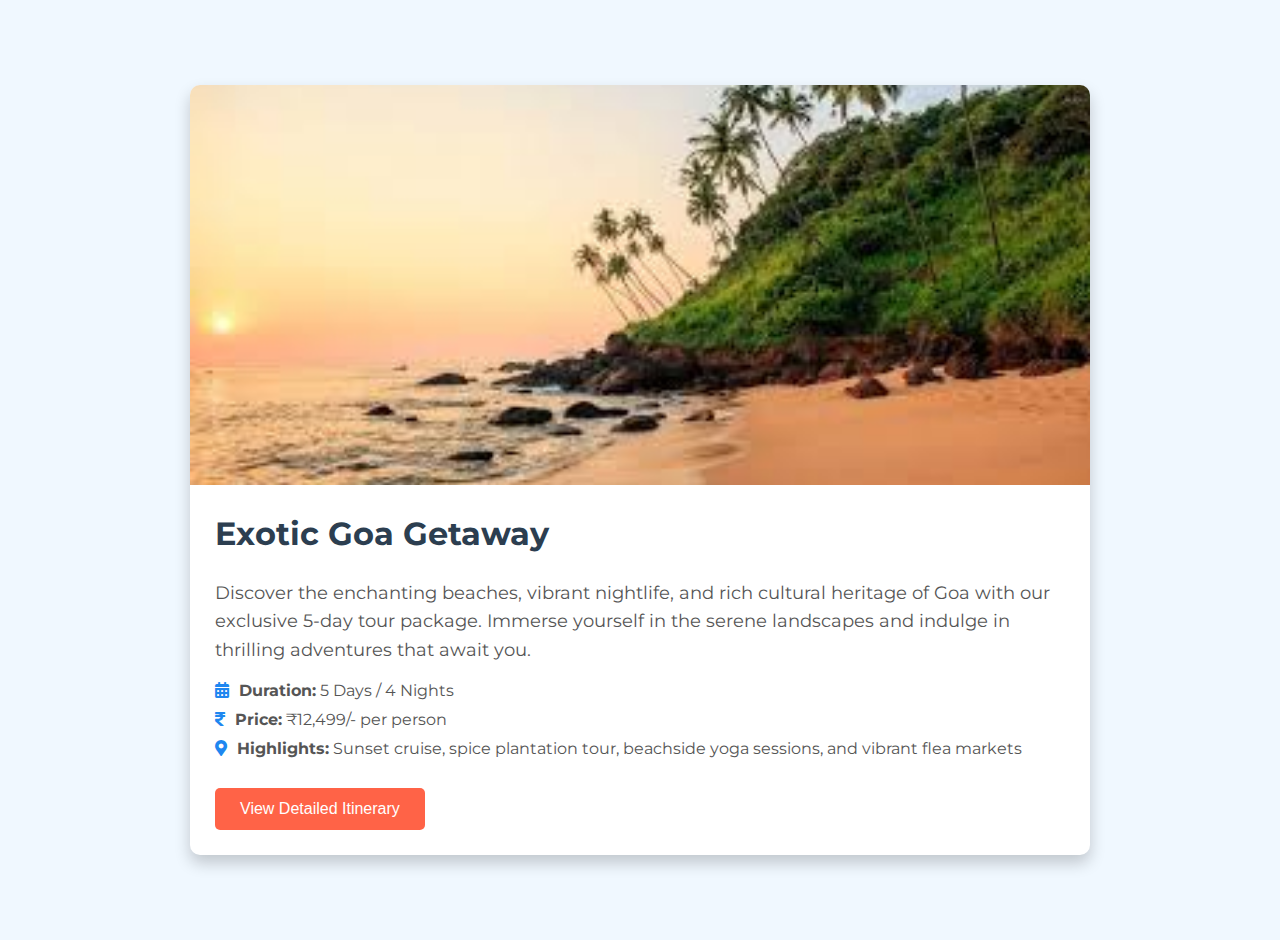
<file: Destinations/Goa.html>
<!DOCTYPE html>
<html lang="en">
<head>
  <meta charset="UTF-8" />
  <meta name="viewport" content="width=device-width, initial-scale=1.0" />
  <title>Goa Tour Package</title>
  <!-- Google Fonts -->
  <link href="https://fonts.googleapis.com/css2?family=Montserrat:wght@400;700&display=swap" rel="stylesheet" />
  <!-- Font Awesome for Icons -->
  <link rel="stylesheet" href="https://cdnjs.cloudflare.com/ajax/libs/font-awesome/5.15.3/css/all.min.css" />
  <style>
    body {
      font-family: 'Montserrat', sans-serif;
      background-color: #f0f8ff;
      margin: 0;
      padding: 20px;
      display: flex;
      justify-content: center;
      align-items: center;
      min-height: 100vh;
    }
    .package-card {
      max-width: 900px;
      background-color: #ffffff;
      border-radius: 10px;
      overflow: hidden;
      box-shadow: 0 8px 16px rgba(0, 0, 0, 0.2);
      transition: transform 0.3s ease;
    }
    .package-card:hover {
      transform: translateY(-10px);
    }
    .package-image {
      width: 100%;
      height: 400px;
      object-fit: cover;
    }
    .package-content {
      padding: 25px;
    }
    .package-content h2 {
      margin-top: 0;
      color: #2c3e50;
      font-size: 2rem;
    }
    .package-content p {
      color: #555;
      font-size: 1.1rem;
      line-height: 1.6;
    }
    .package-content ul {
      list-style: none;
      padding: 0;
      margin: 15px 0;
      color: #555;
      font-size: 1rem;
    }
    .package-content ul li {
      margin-bottom: 10px;
    }
    .package-content ul li i {
      color: #1e87f0;
      margin-right: 10px;
    }
    .toggle-button {
      display: inline-block;
      background-color: #ff6347;
      color: #fff;
      border: none;
      padding: 12px 25px;
      border-radius: 5px;
      cursor: pointer;
      transition: background-color 0.3s;
      font-size: 1rem;
      margin-top: 15px;
    }
    .toggle-button:hover {
      background-color: #e5533d;
    }
    .package-details {
      display: none;
      margin-top: 20px;
      padding-top: 20px;
      border-top: 1px solid #eee;
    }
    .package-details h3 {
      margin-bottom: 15px;
      color: #2c3e50;
      font-size: 1.5rem;
    }
    .package-details ul,
    .package-details ol {
      padding-left: 20px;
      color: #555;
      margin-top: 0;
      font-size: 1rem;
    }
    .package-details li {
      margin-bottom: 8px;
    }
  </style>
</head>
<body>
  <div class="package-card">
    <img src="../assests/Goa tour.jpg" alt="Goa Tour Package" class="package-image" />
    <div class="package-content">
      <h2>Exotic Goa Getaway</h2>
      <p>
        Discover the enchanting beaches, vibrant nightlife, and rich cultural heritage of Goa with our exclusive 5-day tour package. Immerse yourself in the serene landscapes and indulge in thrilling adventures that await you.
      </p>
      <ul>
        <li><i class="fas fa-calendar-alt"></i><strong>Duration:</strong> 5 Days / 4 Nights</li>
        <li><i class="fas fa-rupee-sign"></i><strong>Price:</strong> ₹12,499/- per person</li>
        <li><i class="fas fa-map-marker-alt"></i><strong>Highlights:</strong> Sunset cruise, spice plantation tour, beachside yoga sessions, and vibrant flea markets</li>
      </ul>
      <button class="toggle-button" onclick="toggleDetails()">View Detailed Itinerary</button>
      <div class="package-details" id="package-details">
        <h3>What's Included:</h3>
        <ul>
          <li>4-star beachfront resort accommodation</li>
          <li>Daily buffet breakfast and dinner</li>
          <li>Guided tours to historical sites and spice plantations</li>
          <li>Complimentary water sports activities</li>
          <li>Airport pick-up and drop-off</li>
        </ul>
        <h3>Day-wise Itinerary:</h3>
        <ol>
          <li><strong>Day 1:</strong> Arrival in Goa, welcome drink, and leisure time at the beach</li>
          <li><strong>Day 2:</strong> Full-day North Goa tour covering Fort Aguada, Calangute Beach, and Anjuna Beach</li>
          <li><strong>Day 3:</strong> South Goa exploration including Basilica of Bom Jesus, Se Cathedral, and Miramar Beach</li>
          <li><strong>Day 4:</strong> Spice plantation visit with traditional Goan lunch, followed by a sunset cruise on the Mandovi River</li>
          <li><strong>Day 5:</strong> Morning yoga session, shopping at local markets, and departure</li>
        </ol>
      </div>
    </div>
  </div>

  <script>
    function toggleDetails() {
      var details = document.getElementById('package-details');
      if (details.style.display === 'none' || details.style.display === '') {
        details.style.display = 'block';
      } else {
        details.style.display = 'none';
      }
    }
  </script>
</body>
</html>
</file>
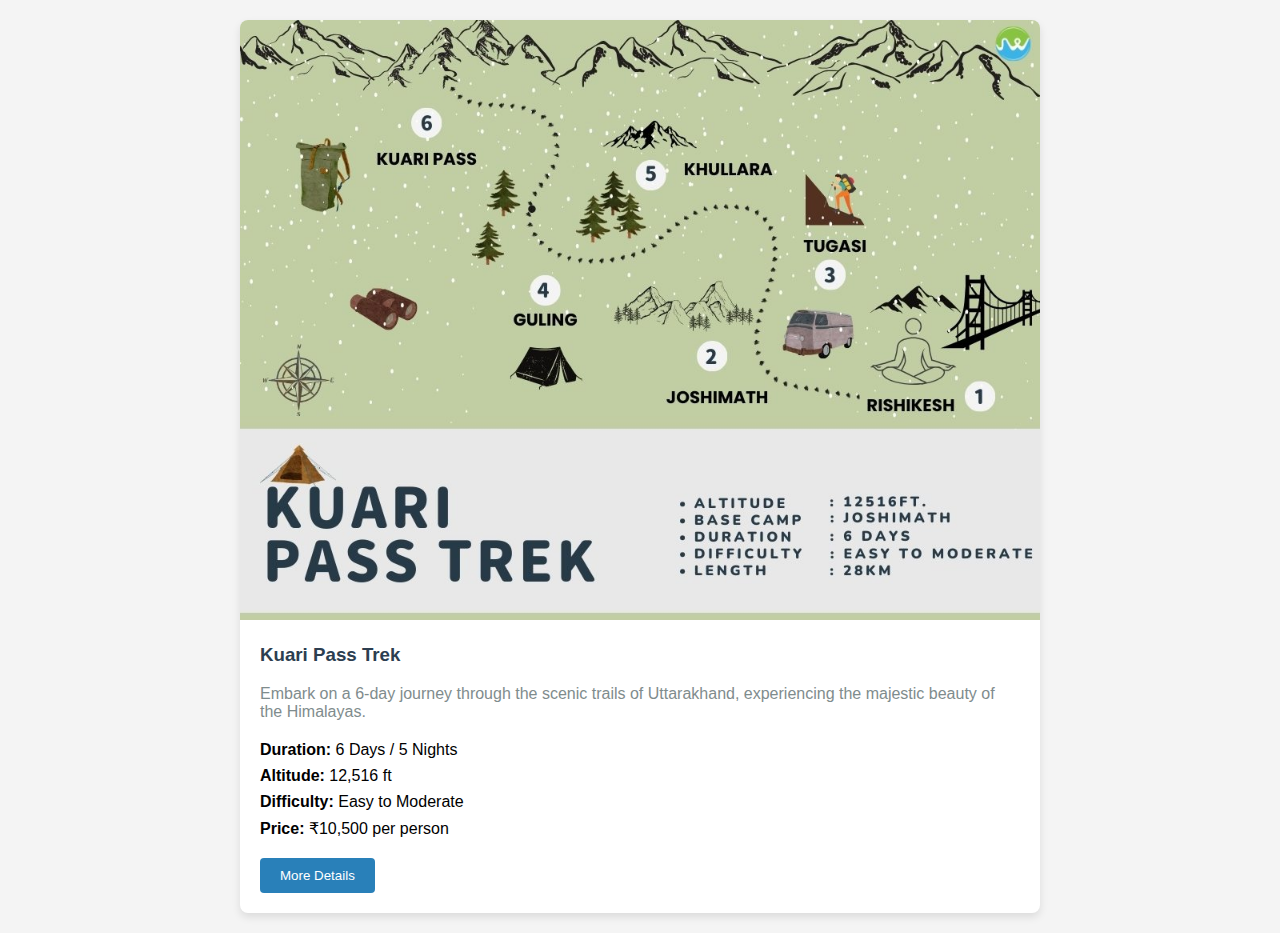
<file: Destinations/Kauri.html>
<!DOCTYPE html>
<html lang="en">
<head>
    <meta charset="UTF-8">
    <meta name="viewport" content="width=device-width, initial-scale=1.0">
    <title>Kuari Pass Trek Package</title>
    <style>
        body {
            font-family: Arial, sans-serif;
            margin: 0;
            padding: 0;
            background-color: #f4f4f4;
        }
        .package-card {
            max-width: 800px;
            margin: 20px auto;
            background-color: #fff;
            border-radius: 8px;
            overflow: hidden;
            box-shadow: 0 4px 8px rgba(0, 0, 0, 0.1);
            transition: transform 0.3s;
        }
        .package-card:hover {
            transform: translateY(-5px);
        }
        .package-image {
            width: 100%;
            height: auto;
        }
        .package-content {
            padding: 20px;
        }
        .package-content h3 {
            margin-top: 0;
            color: #2c3e50;
        }
        .package-content p {
            color: #7f8c8d;
        }
        .package-content ul {
            list-style-type: none;
            padding: 0;
        }
        .package-content ul li {
            padding: 4px 0;
        }
        .details-button {
            background-color: #2980b9;
            color: white;
            border: none;
            padding: 10px 20px;
            cursor: pointer;
            border-radius: 4px;
            transition: background-color 0.3s;
        }
        .details-button:hover {
            background-color: #1f6391;
        }
        .package-details {
            display: none;
            margin-top: 16px;
        }
        .package-details h4 {
            margin-bottom: 8px;
        }
        .package-details ul,
        .package-details ol {
            margin-top: 0;
            padding-left: 20px;
        }
    </style>
</head>
<body>

<div class="package-card">
    <img src="../assests/kauri.jpg" alt="Kuari Pass Trek" class="package-image" />
    <div class="package-content">
        <h3>Kuari Pass Trek</h3>
        <p>Embark on a 6-day journey through the scenic trails of Uttarakhand, experiencing the majestic beauty of the Himalayas.</p>
        <ul>
            <li><strong>Duration:</strong> 6 Days / 5 Nights</li>
            <li><strong>Altitude:</strong> 12,516 ft</li>
            <li><strong>Difficulty:</strong> Easy to Moderate</li>
            <li><strong>Price:</strong> ₹10,500 per person</li>
        </ul>
        <button class="details-button" onclick="toggleDetails()">More Details</button>
        <div class="package-details" id="package-details">
            <h4>Itinerary:</h4>
            <ol>
                <li><strong>Day 1:</strong> Rishikesh to Joshimath</li>
                <li><strong>Day 2:</strong> Joshimath to Guling via Dhak</li>
                <li><strong>Day 3:</strong> Guling to Khullara</li>
                <li><strong>Day 4:</strong> Khullara to Kuari Pass and back to Khullara</li>
                <li><strong>Day 5:</strong> Khullara to Joshimath via Dhak</li>
                <li><strong>Day 6:</strong> Joshimath to Rishikesh</li>
            </ol>
            <h4>Inclusions:</h4>
            <ul>
                <li>Accommodation in tents and guesthouses</li>
                <li>All meals during the trek</li>
                <li>Experienced trek guides and support staff</li>
                <li>Permits and entry fees</li>
            </ul>
            <h4>Exclusions:</h4>
            <ul>
                <li>Transportation to and from Rishikesh (available at ₹2,000 per person)</li>
                <li>Personal expenses</li>
                <li>Backpack offloading (₹1,600 per person)</li>
            </ul>
        </div>
    </div>
</div>

<script>
    function toggleDetails() {
        var details = document.getElementById('package-details');
        if (details.style.display === 'none' || details.style.display === '') {
            details.style.display = 'block';
        } else {
            details.style.display = 'none';
        }
    }
</script>

</body>
</html>
</file>
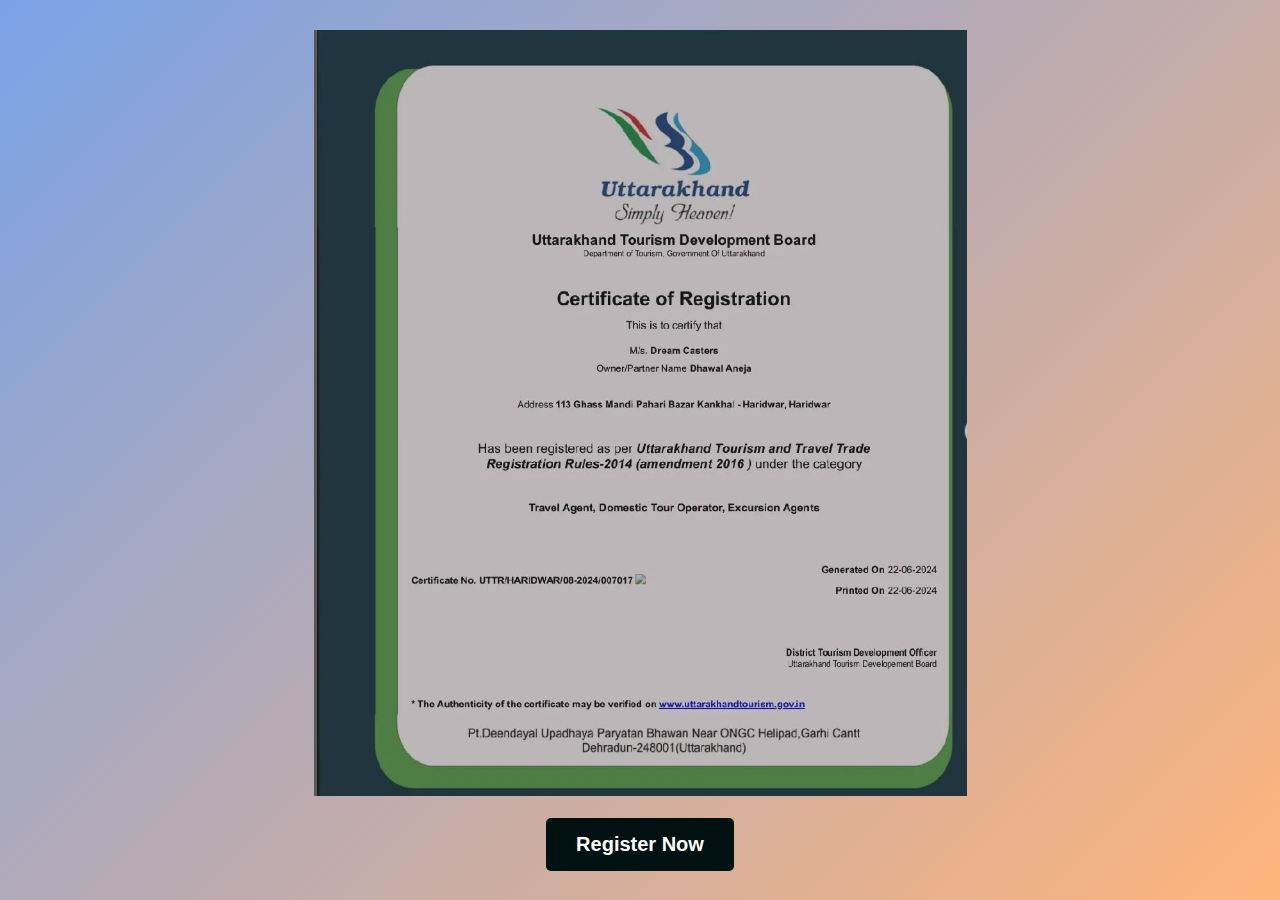
<file: Registration/register.html>
<!DOCTYPE html>
<html lang="en">
<head>
  <meta charset="UTF-8">
  <meta name="viewport" content="width=device-width, initial-scale=1.0">
  <title>Travel Registration</title>
  <style>
    /* General Styles */
    body {
      font-family: Arial, sans-serif;
      margin: 0;
      padding: 0;
      display: flex;
      justify-content: center;
      align-items: center;
      height: 100vh;
      background: linear-gradient(135deg, #79a2e6, #feb47b);
    }

    .container {
      text-align: center;
    }

    /* Button Styles */
    .register-button {
      background-color: #011011;
      color: white;
      border: none;
      max-height: 200px;
      padding: 15px 30px;
      font-size: 20px;
      font-weight: bold;
      cursor: pointer;
      border-radius: 5px;
      transition: 0.3s ease;
    }

    .register-button:hover {
      background-color: #c43d1a;
      transform: scale(1.1);
    }

    /* Modal Styles */
    .modal {
      display: none;
      position: fixed;
      top: 0;
      left: 0;
      width: 100%;
      height: 100%;
      background: rgba(0, 0, 0, 0.7);
      justify-content: center;
      align-items: center;
    }

    .modal-content {
      background: white;
      border-radius: 10px;
      padding: 20px;
      width: 90%;
      max-width: 600px;
      position: relative;
      text-align: center;
      box-shadow: 0px 5px 15px rgba(0, 0, 0, 0.3);
    }

    .close-button {
      position: absolute;
      top: 10px;
      right: 15px;
      font-size: 24px;
      font-weight: bold;
      color: #555;
      cursor: pointer;
    }

    .close-button:hover {
      color: #ff5733;
    }

    .modal-header h2 {
      margin: 0;
      font-size: 24px;
      color: #333;
    }

    .modal-body {
      margin-top: 15px;
    }

    .modal-image {
      width: 100%;
      height: auto;
      max-height: 200px; /* Ensures the image is fully visible */
      border-radius: 10px;
      margin-bottom: 15px;
      object-fit: cover; /* Ensures the image scales nicely */
    }

    /* Form Styles */
    form {
      display: flex;
      flex-direction: column;
      gap: 15px;
      margin-top: 15px;
    }

    label {
      font-size: 16px;
      font-weight: bold;
      color: #555;
    }

    input {
      padding: 10px;
      font-size: 16px;
      border: 1px solid #ccc;
      border-radius: 5px;
    }

    input:focus {
      outline: none;
      border-color: #ff5733;
    }

    .submit-button {
      background-color: #28a745;
      color: white;
      border: none;
      border-radius: 5px;
      cursor: pointer;
      font-size: 18px;
      font-weight: bold;
      padding: 15px;
      transition: 0.3s ease;
    }

    .submit-button:hover {
      background-color: #218838;
      transform: scale(1.05);
    }
  </style>
</head>
<body>
  <div class="container">
    <img src="../assests/travel.png" alt="Travel Image" class="container"><br><br>
    <button id="registerBtn" class="register-button">Register Now</button>
  </div>

  <!-- Modal -->
  <div id="registrationModal" class="modal">
    <div class="modal-content">
      <span class="close-button" id="closeModal">&times;</span>
      <div class="modal-header">
        <h2>Register for Your Trip</h2>
      </div>
      <div class="modal-body">
        <!--<img src="../assests/travel.png" alt="Travel Image" class="modal-image">-->
        <form id="registrationForm">
          <label for="name">Full Name:</label>
          <input type="text" id="name" name="name" placeholder="Enter your full name" required>

          <label for="email">Email Address:</label>
          <input type="email" id="email" name="email" placeholder="Enter your email" required>

          <label for="phone">Phone Number:</label>
          <input type="tel" id="phone" name="phone" placeholder="Enter your phone number" required>

          <label for="destination">Preferred Destination:</label>
          <input type="text" id="destination" name="destination" placeholder="Enter your preferred destination" required>

          <button type="submit" class="submit-button">Submit</button>
        </form>
      </div>
    </div>
  </div>

  <script>
    // JavaScript to handle modal functionality
    const registerBtn = document.getElementById('registerBtn');
    const modal = document.getElementById('registrationModal');
    const closeModal = document.getElementById('closeModal');

    // Open modal
    registerBtn.addEventListener('click', () => {
      modal.style.display = 'flex';
    });

    // Close modal
    closeModal.addEventListener('click', () => {
      modal.style.display = 'none';
    });

    // Close modal when clicking outside of it
    window.addEventListener('click', (event) => {
      if (event.target === modal) {
        modal.style.display = 'none';
      }
    });
  </script>
</body>
</html>
</file>
